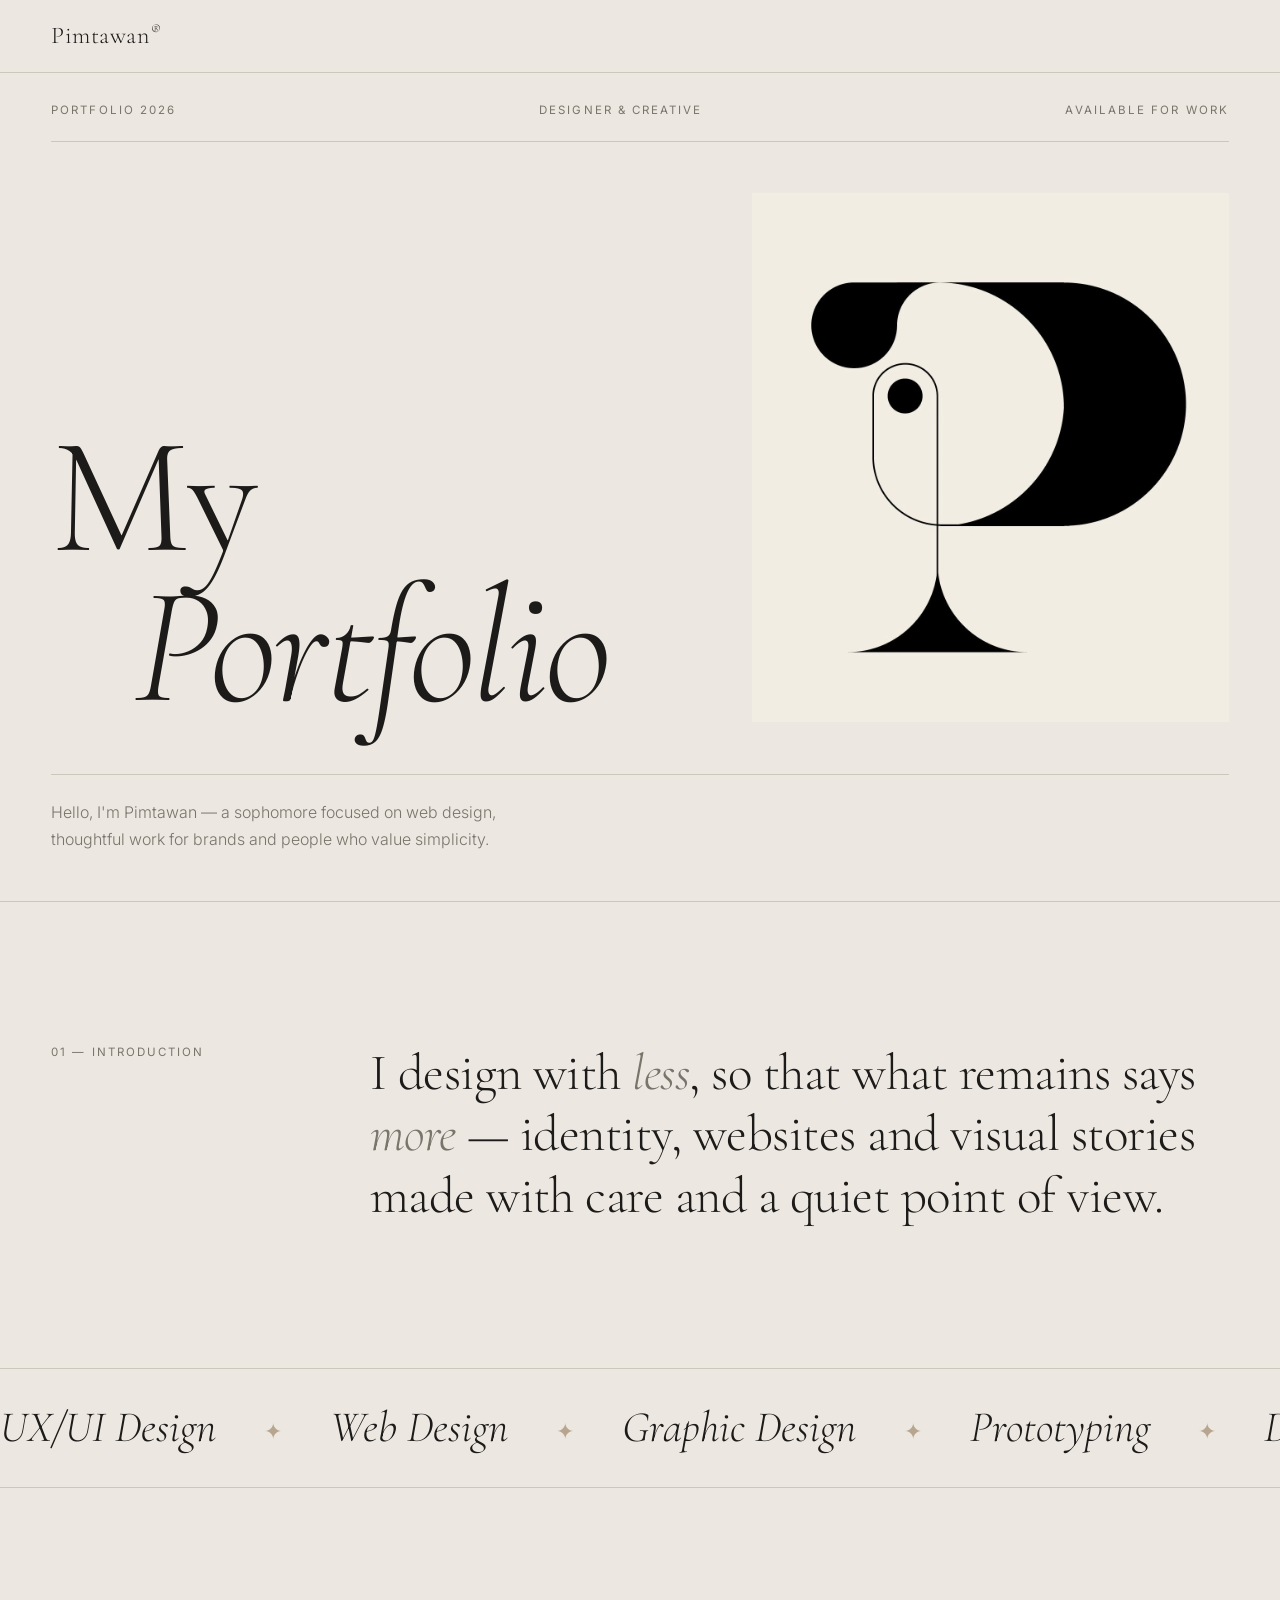
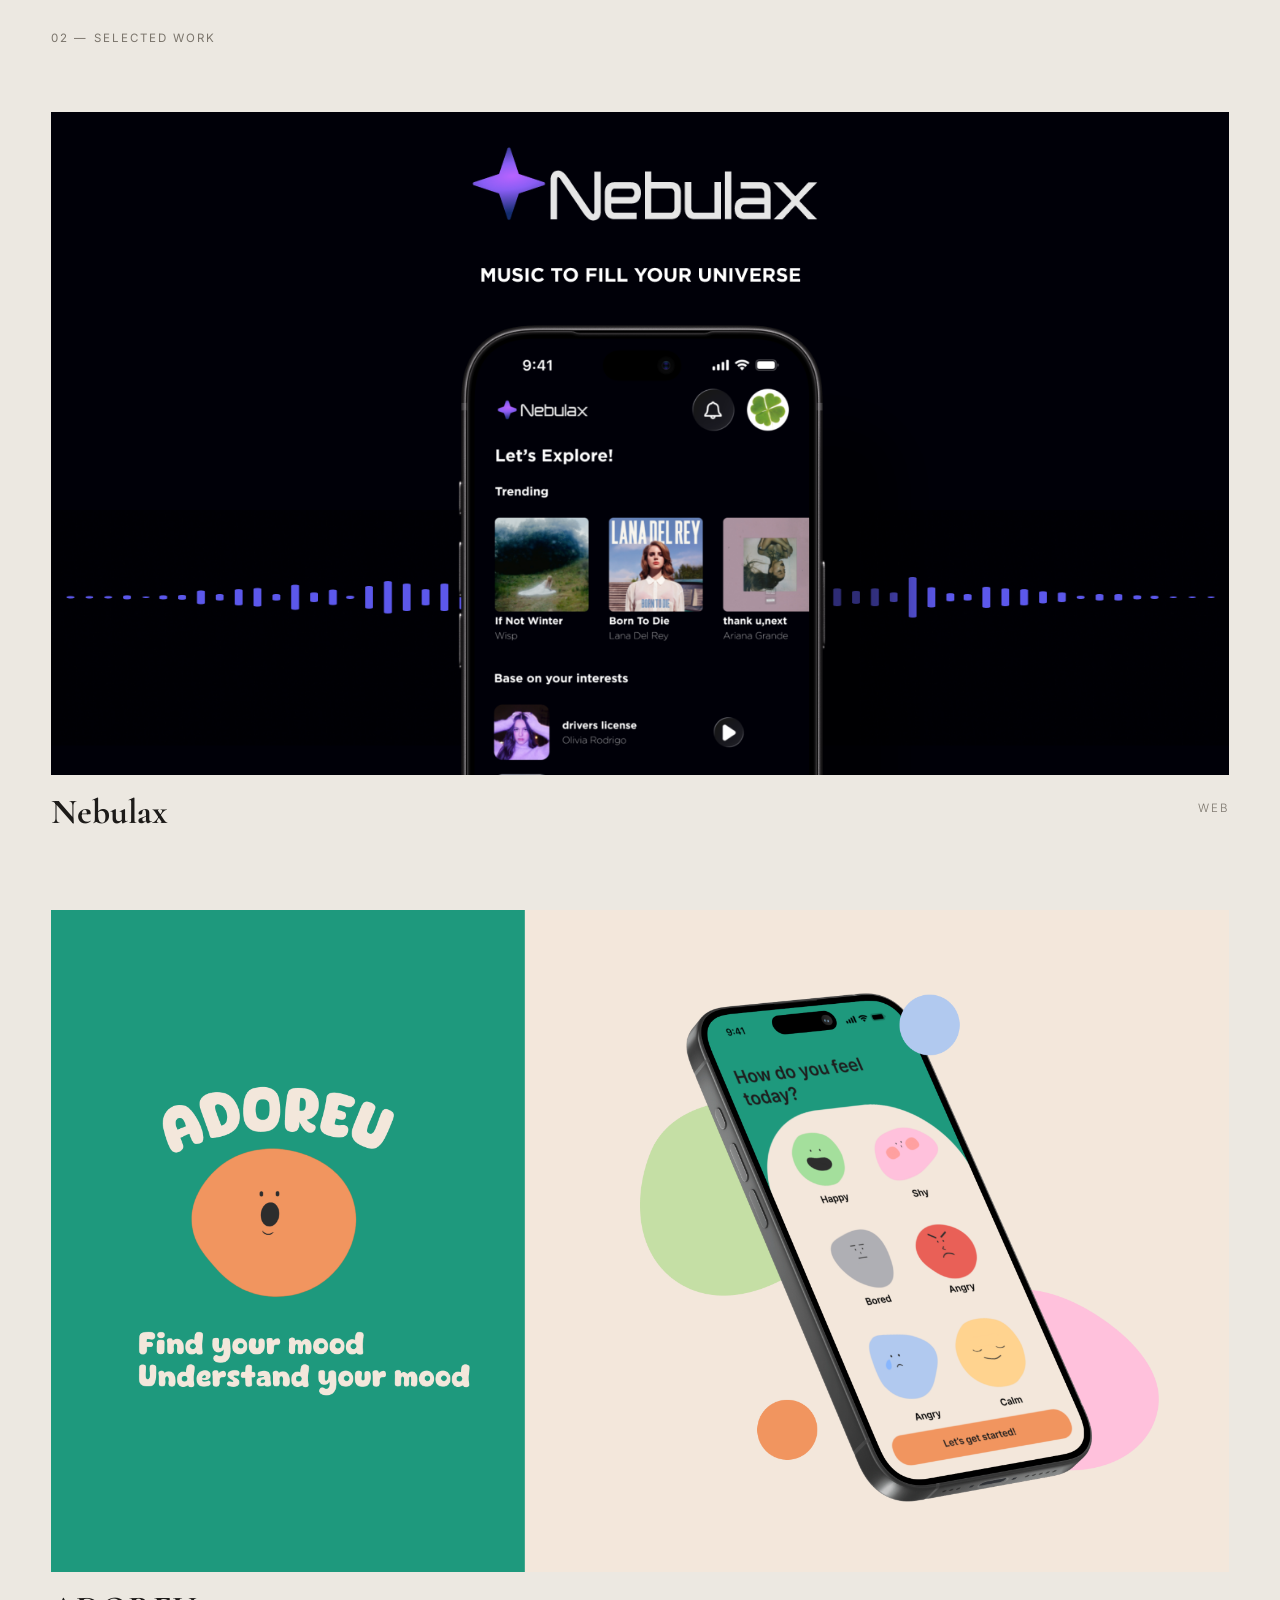
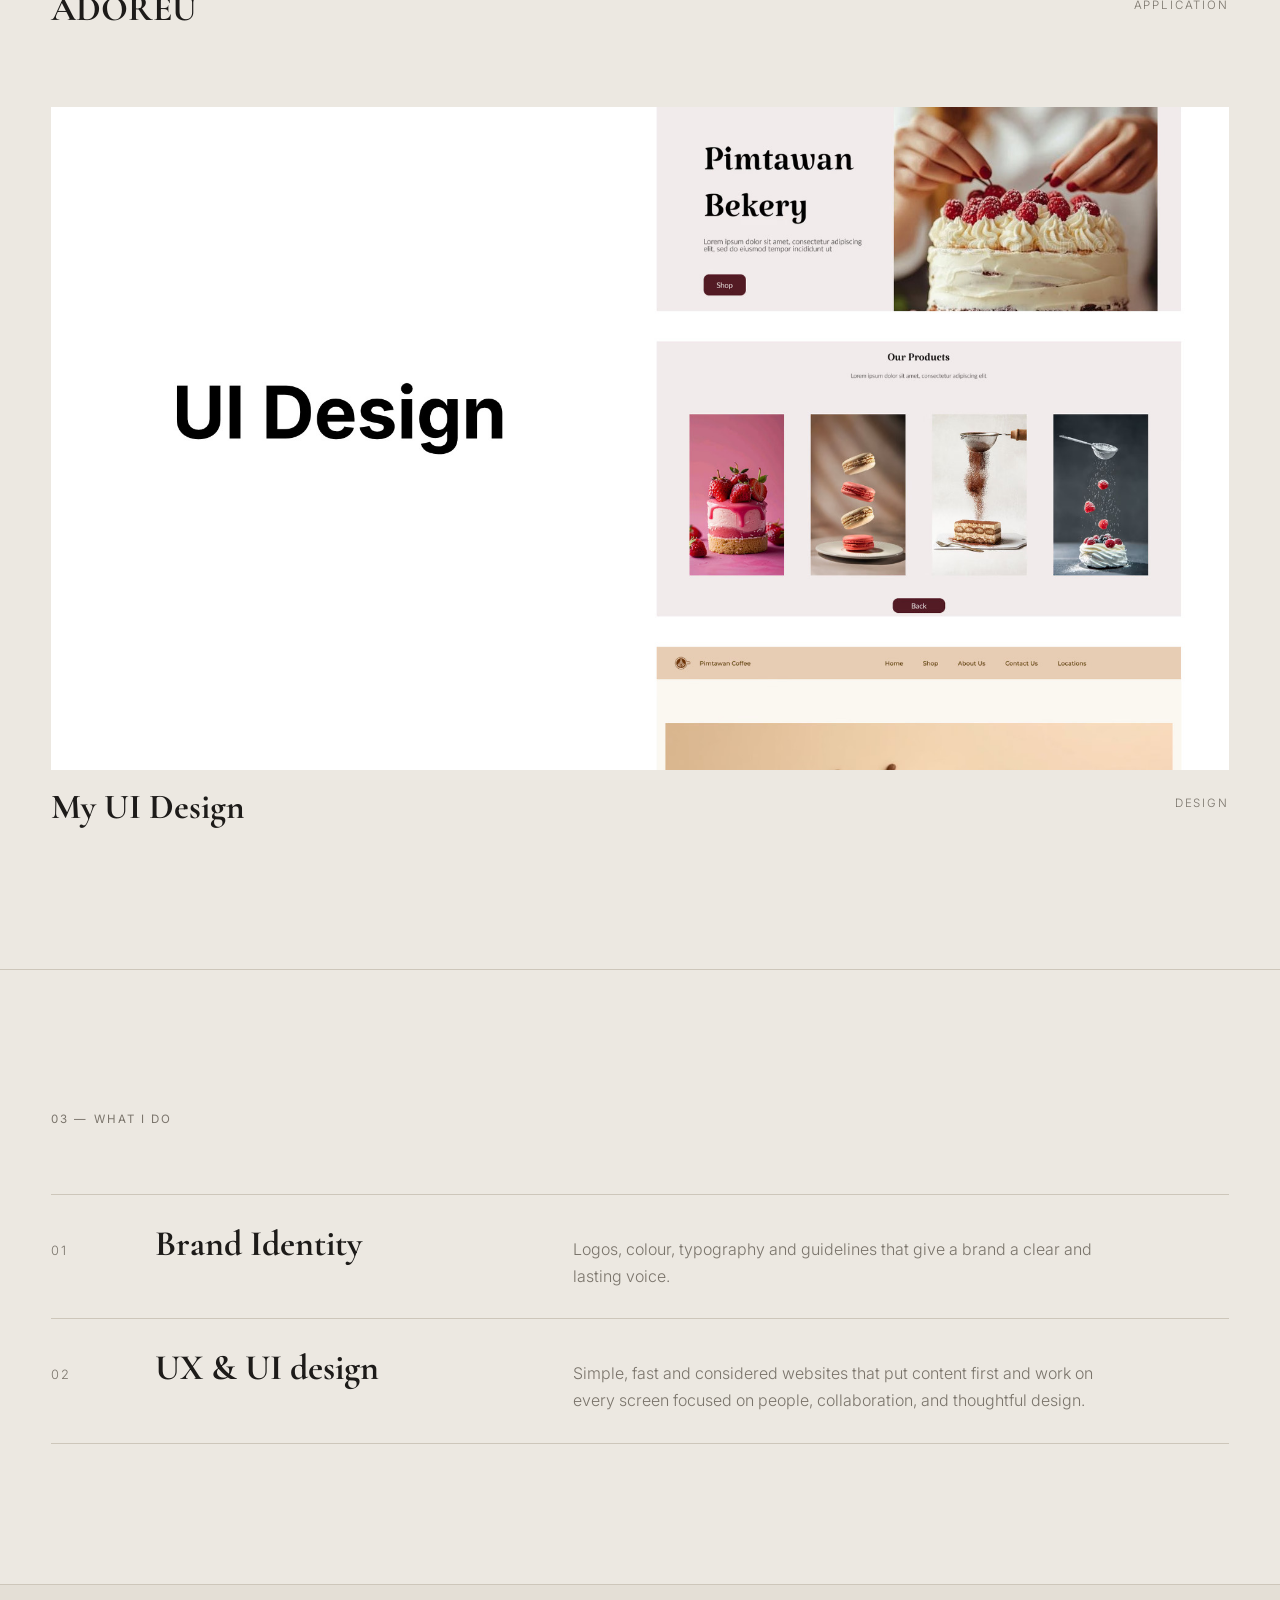
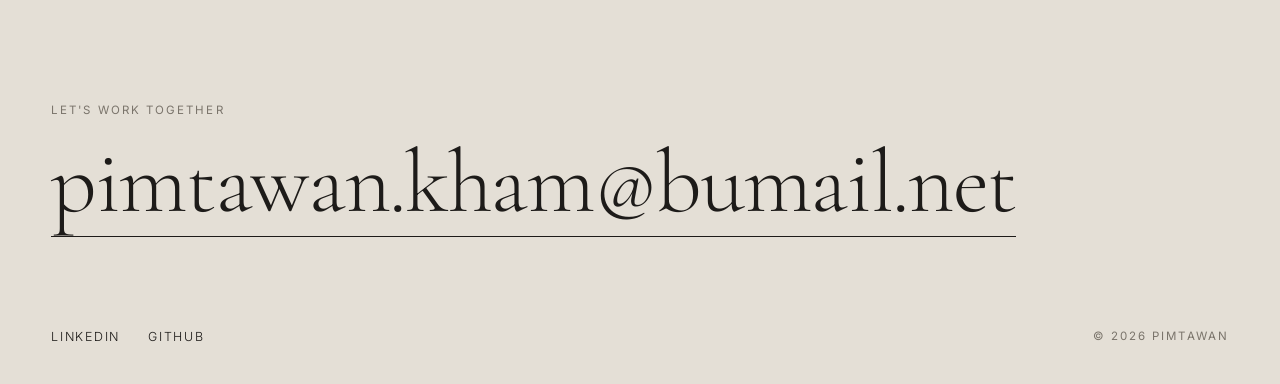
<file: index.html>
<!doctype html>
<html lang="en">
<head>
  <meta charset="utf-8">
  <meta name="viewport" content="width=device-width, initial-scale=1">
  <title>Pimtawan — Portfolio</title>
  <meta name="description" content="Portfolio of Pimtawan — designer and creative.">
  <link rel="preconnect" href="https://fonts.googleapis.com">
  <link rel="preconnect" href="https://fonts.gstatic.com" crossorigin>
  <link href="https://fonts.googleapis.com/css2?family=Cormorant+Garamond:ital,wght@0,300;0,400;0,500;1,300;1,400&family=Inter:wght@300;400;500&family=Noto+Sans+Thai:wght@300;400;500&family=Noto+Serif+Thai:wght@300;400&display=swap" rel="stylesheet">
  <link rel="stylesheet" href="style.css">
  <script>document.documentElement.classList.add("js")</script>
</head>
<body>

<header class="site-header">
  <div class="wrap">
    <span class="logo">Pimtawan<sup>®</sup></span>
  </div>
</header>

<main>
  <!-- HERO -->
  <section class="hero wrap">
    <div class="hero__meta label">
      <span>Portfolio <span data-year>2026</span></span>
      <span>Designer &amp; Creative</span>
      <span>Available for work</span>
    </div>

    <div class="hero__grid">
      <h1 class="hero__title serif">My<em>Portfolio</em></h1>
      <div class="hero__media ph ph--clay">
        <img src="./P.webp" alt="Pimtawan">
      </div>
    </div>

    <div class="hero__foot">
      <p>Hello, I'm Pimtawan — a sophomore focused on web design, thoughtful work for brands and people who value simplicity.</p>
    </div>
  </section>

  <!-- INTRO STATEMENT -->
  <section class="section section--line">
    <div class="wrap statement">
      <p class="label reveal">01 — Introduction</p>
      <div class="reveal">
        <p class="statement__text serif">
          I design with <em>less</em>, so that what remains
          says <em>more</em> — identity, websites and visual stories made with care and a quiet point of view.
        </p>
      </div>
    </div>
  </section>

  <!-- MARQUEE -->
  <div class="marquee" aria-hidden="true">
    <div class="marquee__track">
      <span>UX/UI Design</span><span>Web Design</span><span>Graphic Design</span></span><span>Prototyping</span></span><span>Design Systems</span>
      <span>UX/UI Design</span><span>Web Design</span><span>Graphic Design</span></span><span>Prototyping</span></span><span>Design Systems</span>
    </div>
  </div>

  <!-- SELECTED WORK -->
  <section class="section">
    <div class="wrap">
      <div class="section__head reveal">
        <p class="label">02 — Selected work</p>
      </div>

      <div class="cards">
        <div class="card reveal">
          <div class="ph r-169" data-label="Project 01">
            <img src="./Nebulax.png" alt="Nebulax">
          </div>
          <div class="card__meta">
            <h3 class="card__title">Nebulax</h3>
            <span class="card__cat">Web</span>
          </div>
        </div>
        <div class="card reveal">
          <div class="ph ph--sage r-169" data-label="Project 02">
            <img src="./ADOREU.png" alt="ADOREU">
          </div>
        
          <div class="card__meta">
            <h3 class="card__title">ADOREU</h3>
            <span class="card__cat">Application</span>
          </div>
        </div>
        <div class="card reveal">
          <div class="ph ph--clay r-169" data-label="Project 03">
            <img src="./UI.jpg" alt="UI Design">
          </div>
          <div class="card__meta">
            <h3 class="card__title">My UI Design</h3>
            <span class="card__cat">Design</span>
          </div>
        </div>
      </div>
    </div>
  </section>

  <!-- SERVICES -->
  <section class="section section--line">
    <div class="wrap">
      <div class="section__head reveal">
        <p class="label">03 — What I do</p>
      </div>
      <div class="rows reveal">
        <div class="row">
          <span class="row__num">01</span>
          <h3 class="row__title">Brand Identity</h3>
          <p class="row__desc">Logos, colour, typography and guidelines that give a brand a clear and lasting voice.</p>
        </div>
        <div class="row">
          <span class="row__num">02</span>
          <h3 class="row__title">UX &amp; UI design</h3>
          <p class="row__desc">Simple, fast and considered websites that put content first and work on every screen focused on people, collaboration, and thoughtful design.</p>
        </div>
      </div>
    </div>
  </section>
</main>

<footer class="footer">
  <div class="wrap">
    <p class="label">Let's work together</p>
    <a class="footer__mail serif" href="mailto:pimtawan.kham@bumail.net">pimtawan.kham@bumail.net</a>
    <div class="footer__row">
      <nav class="footer__links" aria-label="Social">
        <a href="https://www.linkedin.com/in/pimtawan-khampilu-7156a1393/" target="_blank" rel="noopener">LinkedIn</a>
        <a href="https://github.com/pimtawankham-coder" target="_blank" rel="noopener">GitHub</a>
      </nav>
      <p class="label">© <span data-year>2026</span> Pimtawan</p>
    </div>
  </div>
</footer>

<script src="script.js"></script>
</body>
</html>
</file>
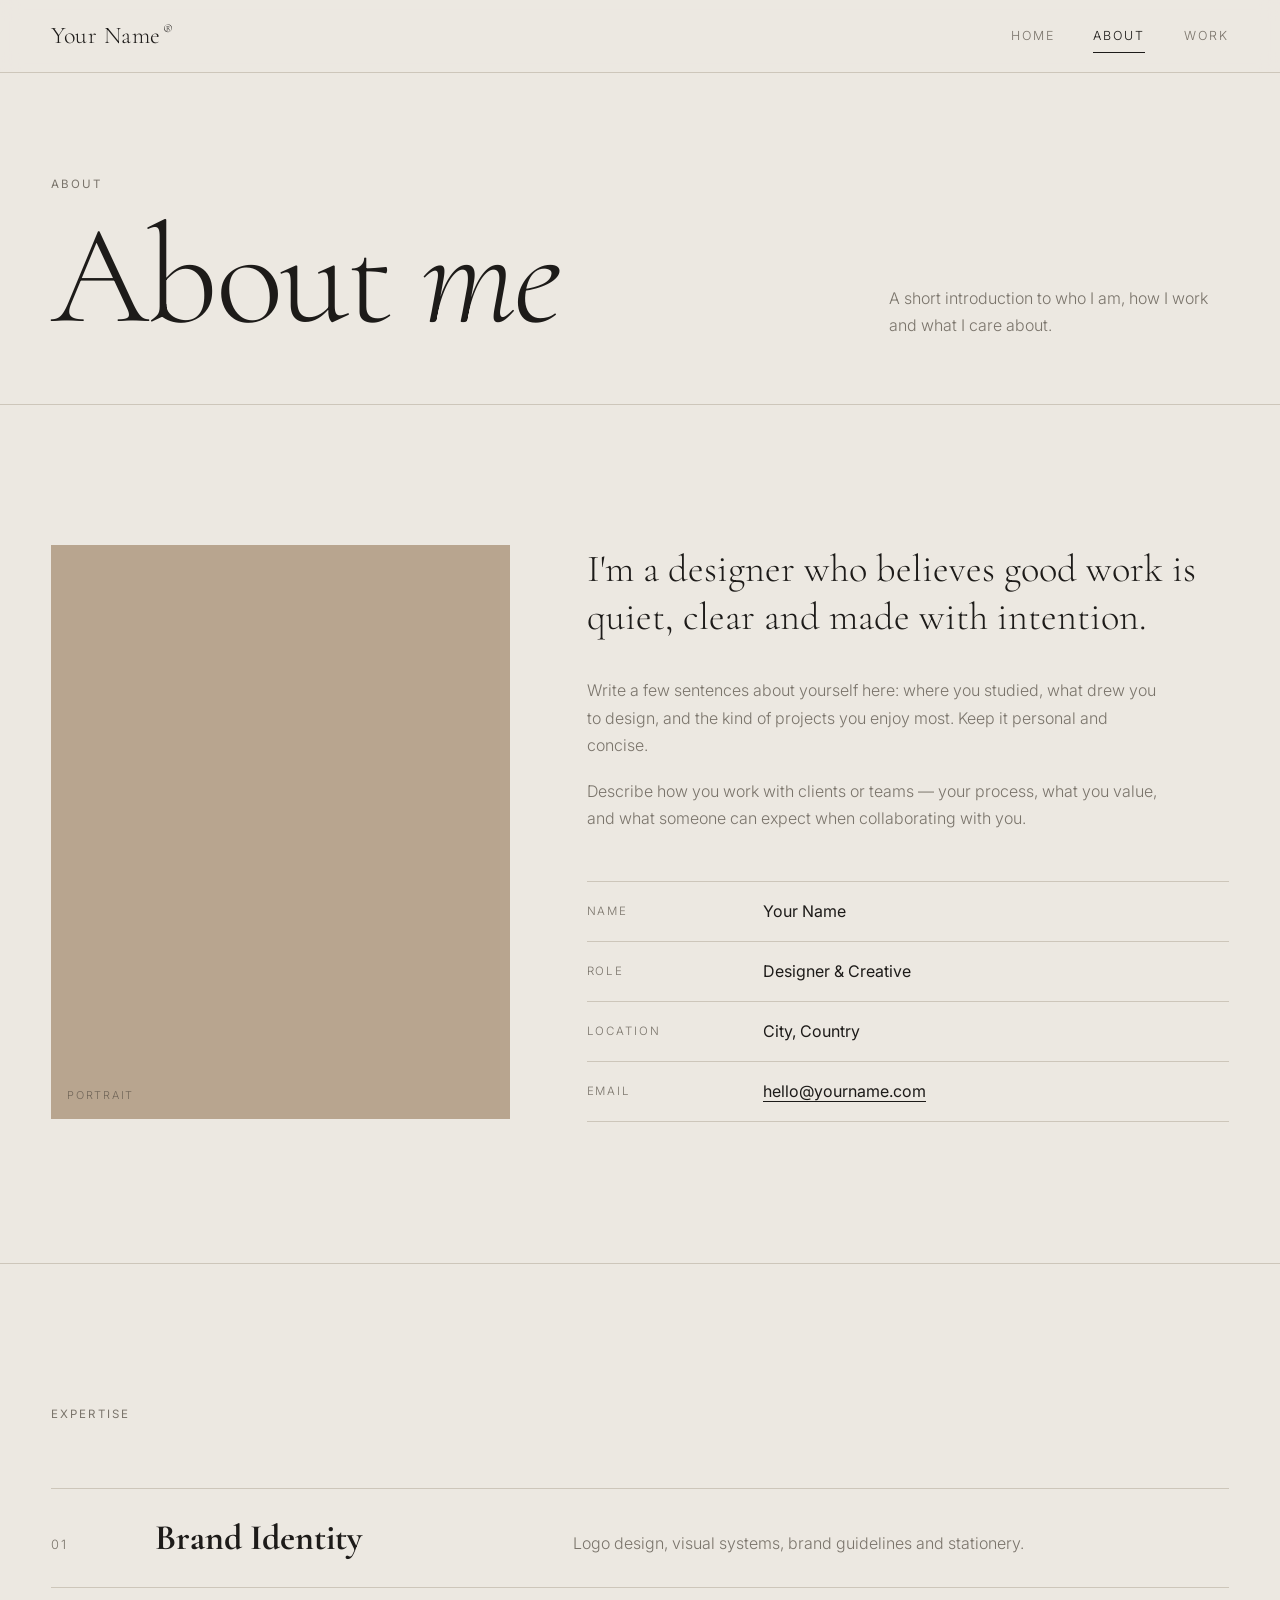
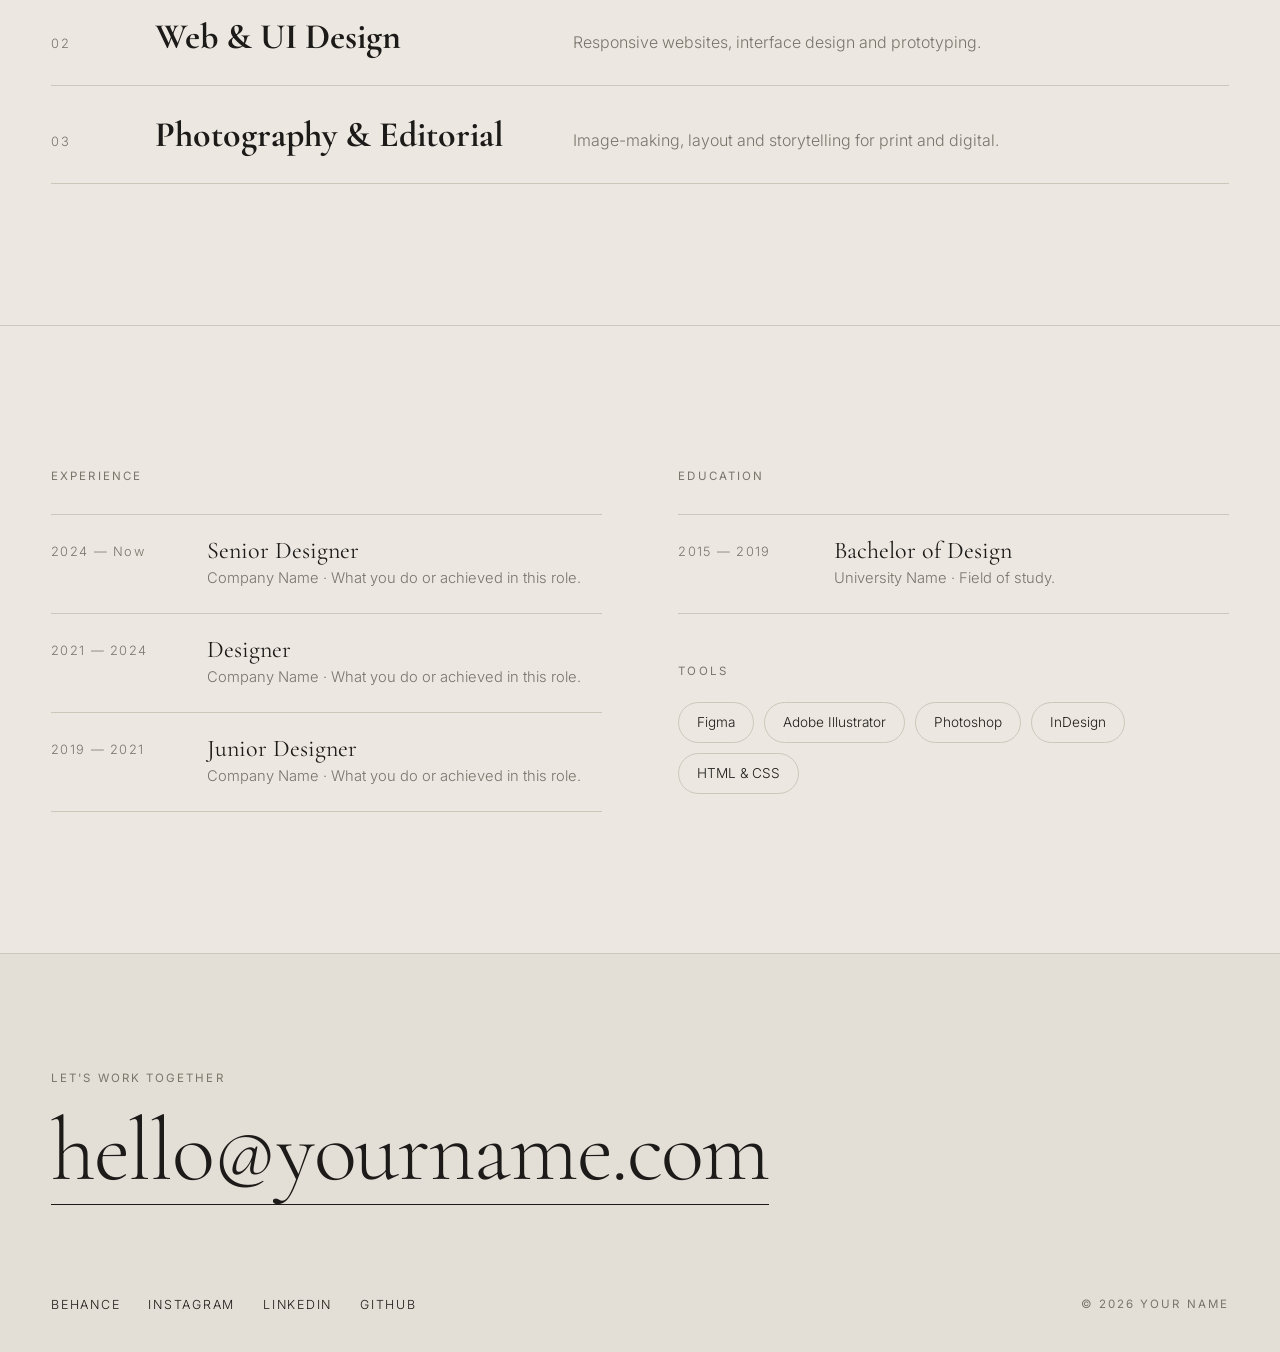
<file: about.html>
<!doctype html>
<html lang="en">
<head>
  <meta charset="utf-8">
  <meta name="viewport" content="width=device-width, initial-scale=1">
  <title>About — Your Name</title>
  <meta name="description" content="About Your Name — background, skills and experience.">
  <link rel="preconnect" href="https://fonts.googleapis.com">
  <link rel="preconnect" href="https://fonts.gstatic.com" crossorigin>
  <link href="https://fonts.googleapis.com/css2?family=Cormorant+Garamond:ital,wght@0,300;0,400;0,500;1,300;1,400&family=Inter:wght@300;400;500&family=Noto+Sans+Thai:wght@300;400;500&family=Noto+Serif+Thai:wght@300;400&display=swap" rel="stylesheet">
  <link rel="stylesheet" href="style.css">
  <script>document.documentElement.classList.add("js")</script>
</head>
<body>

<header class="site-header">
  <div class="wrap">
    <a class="logo" href="index.html">Your Name<sup>®</sup></a>
    <nav class="nav" aria-label="Main">
      <a href="index.html">Home</a>
      <a href="about.html" aria-current="page">About</a>
      <a href="mywork.html">Work</a>
    </nav>
  </div>
</header>

<main>
  <!-- PAGE HEAD -->
  <section class="page-head">
    <div class="wrap page-head__grid">
      <div>
        <p class="label">About</p>
        <h1 class="serif">About <em>me</em></h1>
      </div>
      <p>A short introduction to who I am, how I work and what I care about.</p>
    </div>
  </section>

  <!-- BIO -->
  <section class="section">
    <div class="wrap about">
      <div class="about__photo reveal">
        <!-- Replace with: <div class="ph ph--clay r-45"><img src="images/portrait.jpg" alt="Portrait of Your Name"></div> -->
        <div class="ph ph--clay r-45" data-label="Portrait"></div>
      </div>

      <div class="reveal">
        <p class="about__lead serif">
          I'm a designer who believes good work is quiet, clear and made with intention.
        </p>
        <div class="about__body">
          <p>Write a few sentences about yourself here: where you studied, what drew you to design, and the kind of projects you enjoy most. Keep it personal and concise.</p>
          <p>Describe how you work with clients or teams — your process, what you value, and what someone can expect when collaborating with you.</p>
        </div>

        <dl class="facts">
          <div><dt>Name</dt><dd>Your Name</dd></div>
          <div><dt>Role</dt><dd>Designer &amp; Creative</dd></div>
          <div><dt>Location</dt><dd>City, Country</dd></div>
          <div><dt>Email</dt><dd><a href="mailto:hello@yourname.com">hello@yourname.com</a></dd></div>
        </dl>
      </div>
    </div>
  </section>

  <!-- SKILLS -->
  <section class="section section--line">
    <div class="wrap">
      <div class="section__head reveal">
        <p class="label">Expertise</p>
      </div>
      <div class="rows reveal">
        <div class="row">
          <span class="row__num">01</span>
          <h3 class="row__title">Brand Identity</h3>
          <p class="row__desc">Logo design, visual systems, brand guidelines and stationery.</p>
        </div>
        <div class="row">
          <span class="row__num">02</span>
          <h3 class="row__title">Web &amp; UI Design</h3>
          <p class="row__desc">Responsive websites, interface design and prototyping.</p>
        </div>
        <div class="row">
          <span class="row__num">03</span>
          <h3 class="row__title">Photography &amp; Editorial</h3>
          <p class="row__desc">Image-making, layout and storytelling for print and digital.</p>
        </div>
      </div>
    </div>
  </section>

  <!-- EXPERIENCE + EDUCATION -->
  <section class="section section--line">
    <div class="wrap two-col">
      <div class="reveal">
        <p class="label" style="margin-bottom:28px">Experience</p>
        <ul class="timeline">
          <li>
            <span class="yr">2024 — Now</span>
            <div><h3>Senior Designer</h3><p>Company Name · What you do or achieved in this role.</p></div>
          </li>
          <li>
            <span class="yr">2021 — 2024</span>
            <div><h3>Designer</h3><p>Company Name · What you do or achieved in this role.</p></div>
          </li>
          <li>
            <span class="yr">2019 — 2021</span>
            <div><h3>Junior Designer</h3><p>Company Name · What you do or achieved in this role.</p></div>
          </li>
        </ul>
      </div>

      <div class="reveal">
        <p class="label" style="margin-bottom:28px">Education</p>
        <ul class="timeline">
          <li>
            <span class="yr">2015 — 2019</span>
            <div><h3>Bachelor of Design</h3><p>University Name · Field of study.</p></div>
          </li>
        </ul>

        <p class="label" style="margin:48px 0 20px">Tools</p>
        <ul class="tags">
          <li>Figma</li><li>Adobe Illustrator</li><li>Photoshop</li><li>InDesign</li><li>HTML &amp; CSS</li>
        </ul>
      </div>
    </div>
  </section>
</main>

<footer class="footer">
  <div class="wrap">
    <p class="label">Let's work together</p>
    <a class="footer__mail serif" href="mailto:hello@yourname.com">hello@yourname.com</a>
    <div class="footer__row">
      <nav class="footer__links" aria-label="Social">
        <a href="https://www.behance.net/" target="_blank" rel="noopener">Behance</a>
        <a href="https://www.instagram.com/" target="_blank" rel="noopener">Instagram</a>
        <a href="https://www.linkedin.com/" target="_blank" rel="noopener">LinkedIn</a>
        <a href="https://github.com/" target="_blank" rel="noopener">GitHub</a>
      </nav>
      <p class="label">© <span data-year>2026</span> Your Name</p>
    </div>
  </div>
</footer>

<script src="script.js"></script>
</body>
</html>
</file>
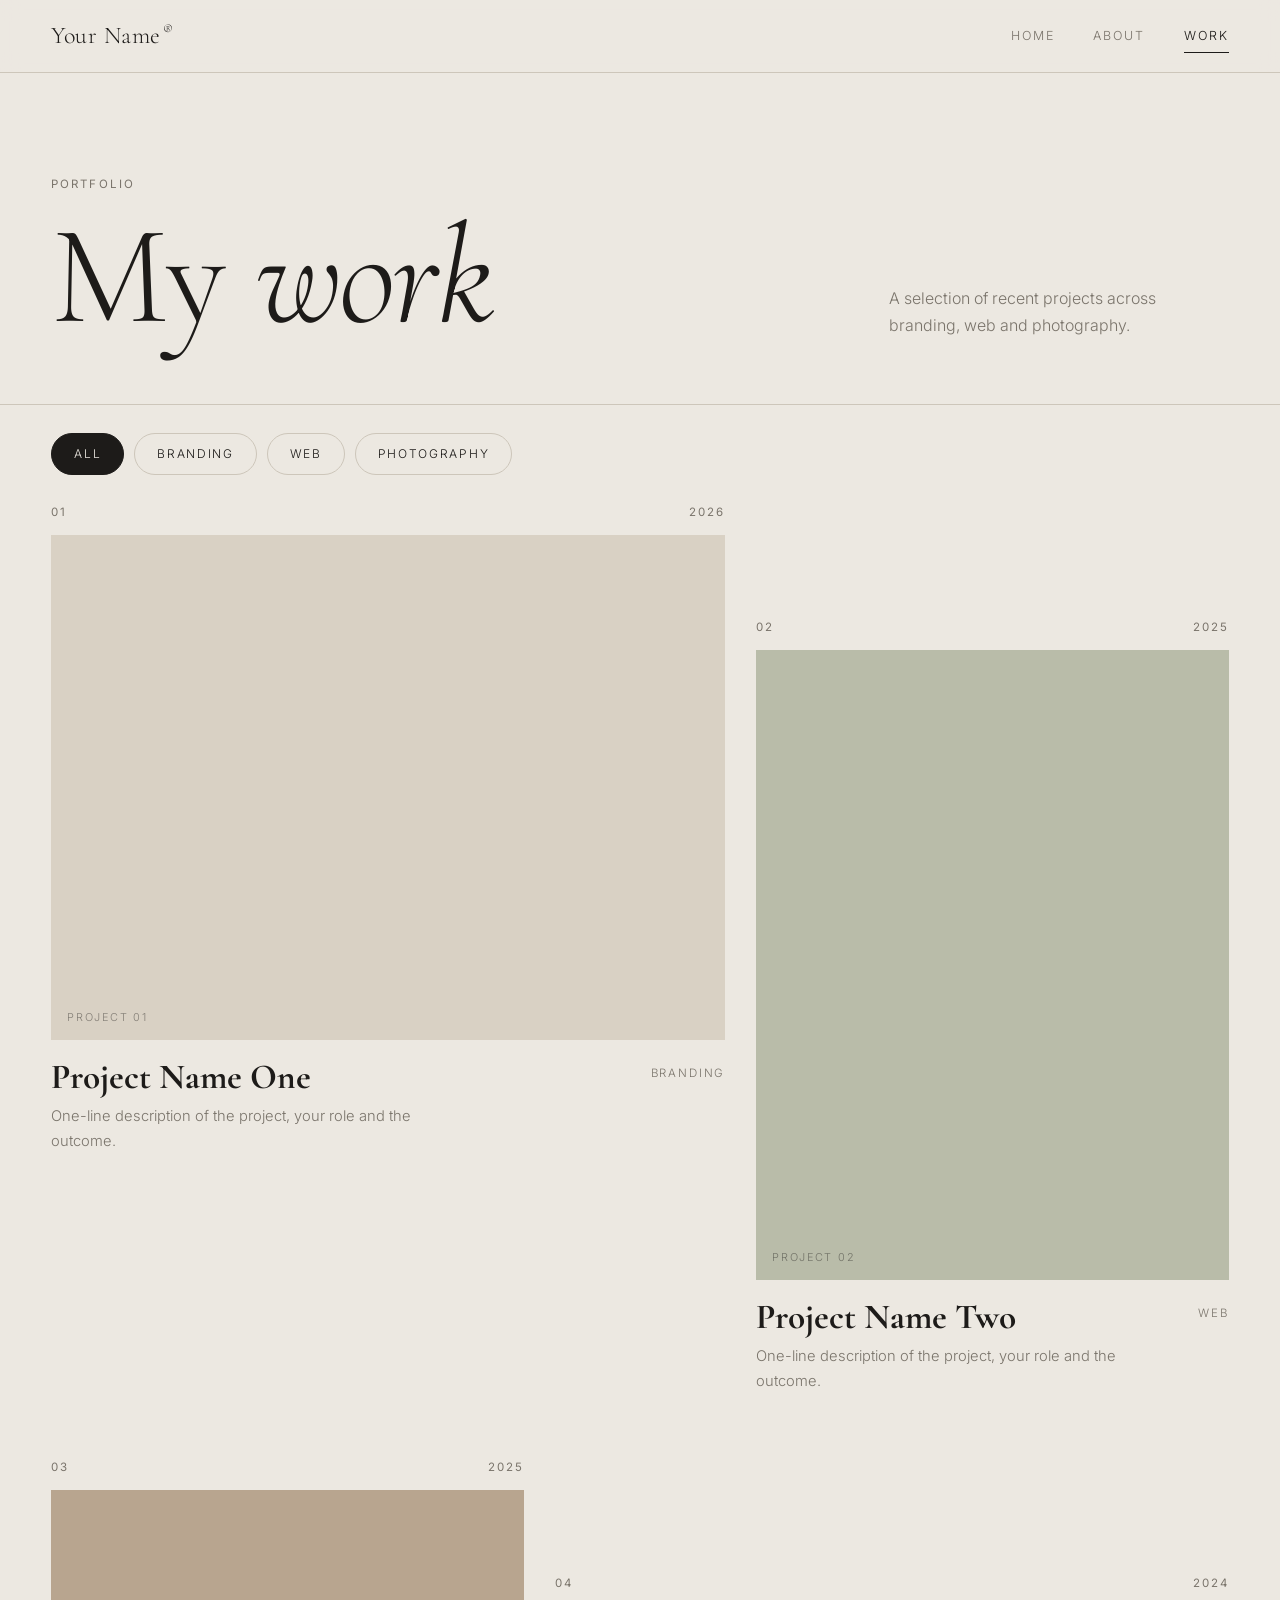
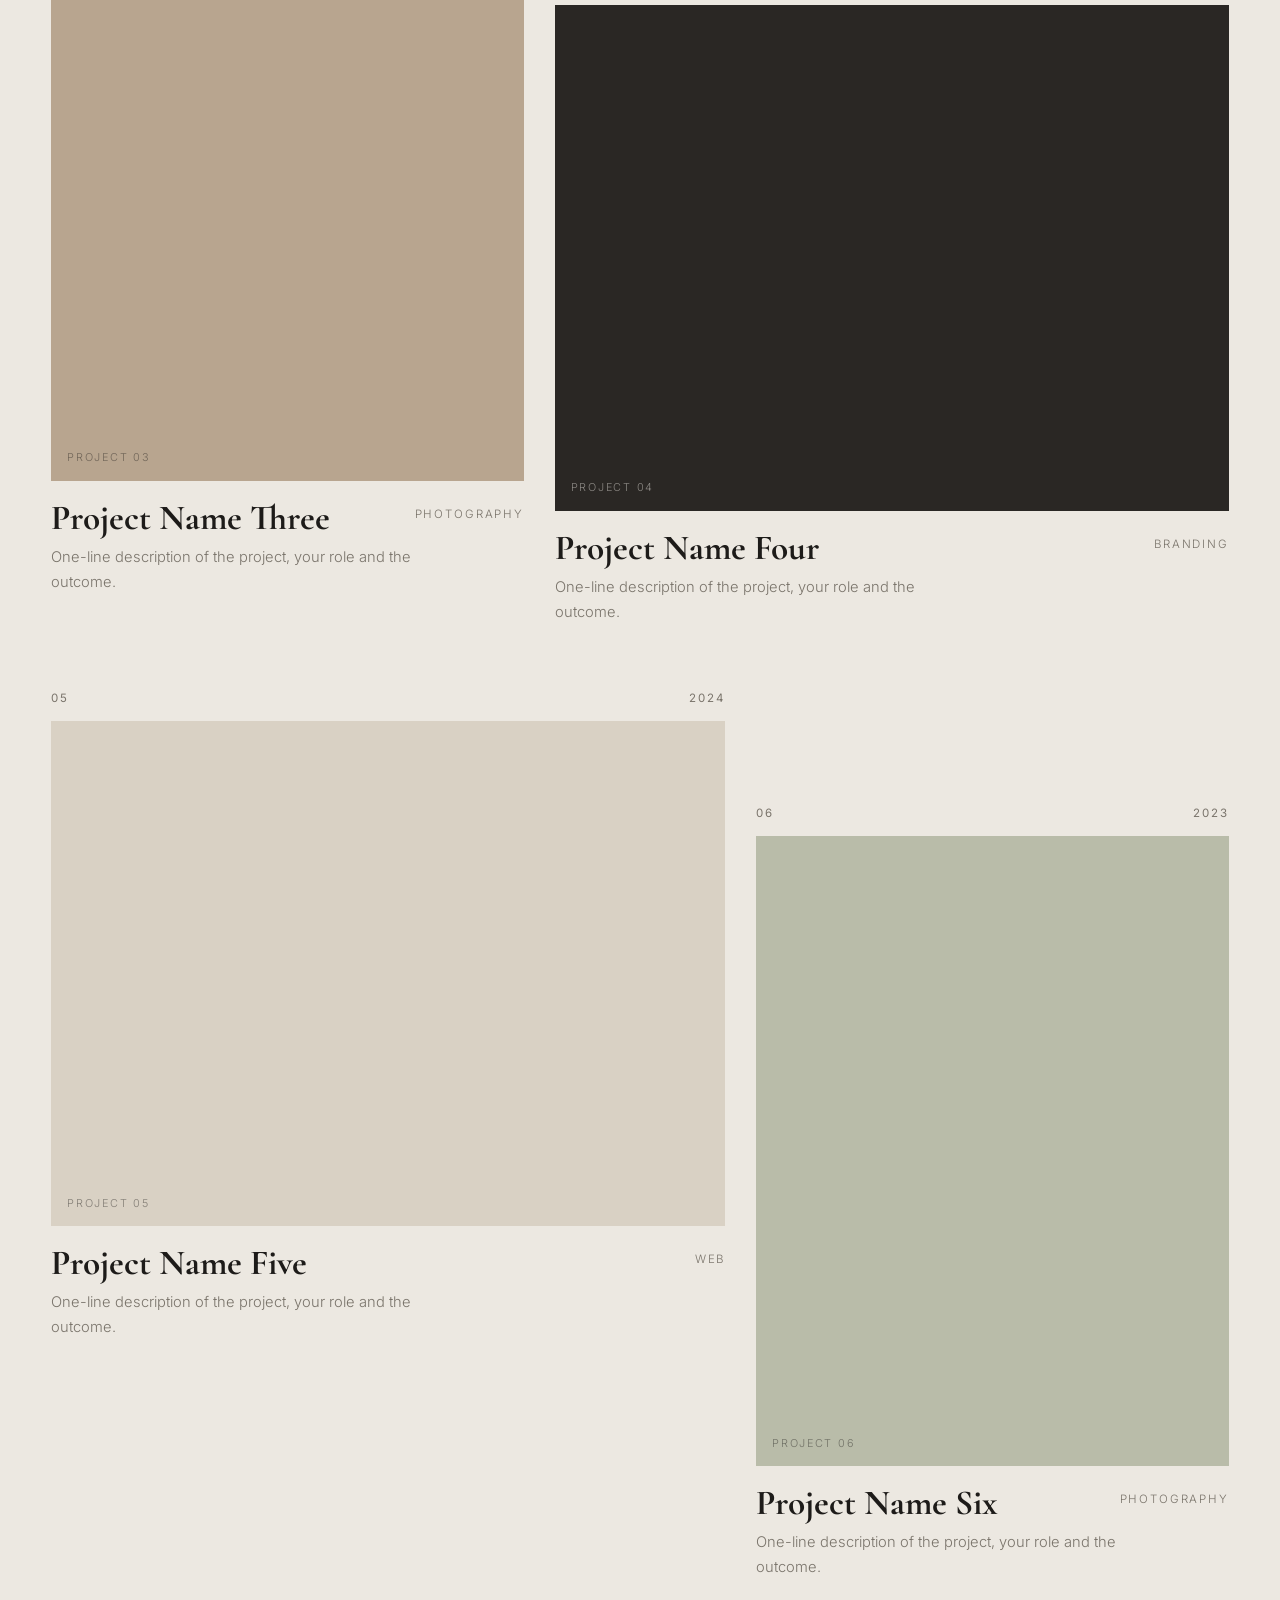
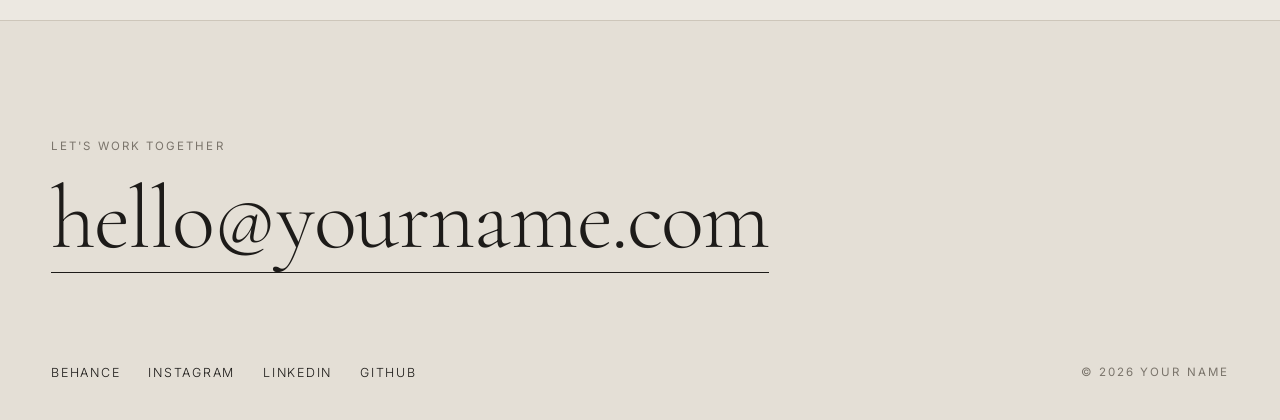
<file: mywork.html>
<!doctype html>
<html lang="en">
<head>
  <meta charset="utf-8">
  <meta name="viewport" content="width=device-width, initial-scale=1">
  <title>My Work — Your Name</title>
  <meta name="description" content="Selected projects by Your Name.">
  <link rel="preconnect" href="https://fonts.googleapis.com">
  <link rel="preconnect" href="https://fonts.gstatic.com" crossorigin>
  <link href="https://fonts.googleapis.com/css2?family=Cormorant+Garamond:ital,wght@0,300;0,400;0,500;1,300;1,400&family=Inter:wght@300;400;500&family=Noto+Sans+Thai:wght@300;400;500&family=Noto+Serif+Thai:wght@300;400&display=swap" rel="stylesheet">
  <link rel="stylesheet" href="style.css">
  <script>document.documentElement.classList.add("js")</script>
</head>
<body>

<header class="site-header">
  <div class="wrap">
    <a class="logo" href="index.html">Your Name<sup>®</sup></a>
    <nav class="nav" aria-label="Main">
      <a href="index.html">Home</a>
      <a href="about.html">About</a>
      <a href="mywork.html" aria-current="page">Work</a>
    </nav>
  </div>
</header>

<main>
  <!-- PAGE HEAD -->
  <section class="page-head">
    <div class="wrap page-head__grid">
      <div>
        <p class="label">Portfolio</p>
        <h1 class="serif">My <em>work</em></h1>
      </div>
      <p>A selection of recent projects across branding, web and photography.</p>
    </div>
  </section>

  <section class="wrap">
    <!-- FILTERS -->
    <div class="filters" role="group" aria-label="Filter projects">
      <button class="chip is-active" data-filter="all">All</button>
      <button class="chip" data-filter="branding">Branding</button>
      <button class="chip" data-filter="web">Web</button>
      <button class="chip" data-filter="photography">Photography</button>
    </div>

    <!-- PROJECTS
         To use your own image, replace the placeholder div with e.g.
         <div class="ph r-43"><img src="images/project-01.jpg" alt="Project name"></div>
         To link to a case study, change href="#" to your page / Behance link. -->
    <div class="work-grid">
      <a class="work reveal" data-cat="branding" href="#">
        <div class="work__top label"><span>01</span><span>2026</span></div>
        <div class="ph r-43" data-label="Project 01"></div>
        <div class="card__meta">
          <h3 class="card__title">Project Name One</h3>
          <span class="card__cat">Branding</span>
        </div>
        <p class="work__desc">One-line description of the project, your role and the outcome.</p>
      </a>

      <a class="work reveal" data-cat="web" href="#">
        <div class="work__top label"><span>02</span><span>2025</span></div>
        <div class="ph ph--sage r-34" data-label="Project 02"></div>
        <div class="card__meta">
          <h3 class="card__title">Project Name Two</h3>
          <span class="card__cat">Web</span>
        </div>
        <p class="work__desc">One-line description of the project, your role and the outcome.</p>
      </a>

      <a class="work reveal" data-cat="photography" href="#">
        <div class="work__top label"><span>03</span><span>2025</span></div>
        <div class="ph ph--clay r-45" data-label="Project 03"></div>
        <div class="card__meta">
          <h3 class="card__title">Project Name Three</h3>
          <span class="card__cat">Photography</span>
        </div>
        <p class="work__desc">One-line description of the project, your role and the outcome.</p>
      </a>

      <a class="work reveal" data-cat="branding" href="#">
        <div class="work__top label"><span>04</span><span>2024</span></div>
        <div class="ph ph--dark r-43" data-label="Project 04"></div>
        <div class="card__meta">
          <h3 class="card__title">Project Name Four</h3>
          <span class="card__cat">Branding</span>
        </div>
        <p class="work__desc">One-line description of the project, your role and the outcome.</p>
      </a>

      <a class="work reveal" data-cat="web" href="#">
        <div class="work__top label"><span>05</span><span>2024</span></div>
        <div class="ph r-43" data-label="Project 05"></div>
        <div class="card__meta">
          <h3 class="card__title">Project Name Five</h3>
          <span class="card__cat">Web</span>
        </div>
        <p class="work__desc">One-line description of the project, your role and the outcome.</p>
      </a>

      <a class="work reveal" data-cat="photography" href="#">
        <div class="work__top label"><span>06</span><span>2023</span></div>
        <div class="ph ph--sage r-34" data-label="Project 06"></div>
        <div class="card__meta">
          <h3 class="card__title">Project Name Six</h3>
          <span class="card__cat">Photography</span>
        </div>
        <p class="work__desc">One-line description of the project, your role and the outcome.</p>
      </a>
    </div>
  </section>
</main>

<footer class="footer">
  <div class="wrap">
    <p class="label">Let's work together</p>
    <a class="footer__mail serif" href="mailto:hello@yourname.com">hello@yourname.com</a>
    <div class="footer__row">
      <nav class="footer__links" aria-label="Social">
        <a href="https://www.behance.net/" target="_blank" rel="noopener">Behance</a>
        <a href="https://www.instagram.com/" target="_blank" rel="noopener">Instagram</a>
        <a href="https://www.linkedin.com/" target="_blank" rel="noopener">LinkedIn</a>
        <a href="https://github.com/" target="_blank" rel="noopener">GitHub</a>
      </nav>
      <p class="label">© <span data-year>2026</span> Your Name</p>
    </div>
  </div>
</footer>

<script src="script.js"></script>
</body>
</html>
</file>
<file: style.css>
/* ==========================================================
   Minimal Portfolio — shared styles
   Edit the colours / fonts in :root to re-theme the whole site
   ========================================================== */
:root {
  --bg: #ece8e1;
  --bg-soft: #e4dfd6;
  --ink: #1d1b19;
  --muted: #7a746b;
  --line: #cdc6ba;
  --card: #d9d1c4;
  --clay: #b8a58f;
  --sage: #b9bca9;
  --dark: #2a2724;

  --serif: "Cormorant Garamond", "Noto Serif Thai", Georgia, serif;
  --sans: "Inter", "Noto Sans Thai", system-ui, -apple-system, sans-serif;

  --gutter: clamp(20px, 4vw, 56px);
  --max: 1360px;
}

*, *::before, *::after { box-sizing: border-box; margin: 0; padding: 0; }
html { scroll-behavior: smooth; }
body {
  background: var(--bg);
  color: var(--ink);
  font-family: var(--sans);
  font-weight: 300;
  font-size: 1rem;
  line-height: 1.7;
  -webkit-font-smoothing: antialiased;
}
a { color: inherit; text-decoration: none; }
img { max-width: 100%; display: block; }
ul { list-style: none; }

.wrap { max-width: var(--max); margin: 0 auto; padding: 0 var(--gutter); }
.serif { font-family: var(--serif); font-weight: 300; }
.serif em, em.serif { font-style: italic; }

.label {
  font-size: 0.72rem;
  letter-spacing: 0.18em;
  text-transform: uppercase;
  color: var(--muted);
  font-weight: 400;
}

/* ---------- Header ---------- */
.site-header {
  position: sticky; top: 0; z-index: 50;
  background: color-mix(in srgb, var(--bg) 88%, transparent);
  backdrop-filter: blur(10px);
  -webkit-backdrop-filter: blur(10px);
  border-bottom: 1px solid var(--line);
}
.site-header .wrap {
  display: flex; align-items: center; justify-content: space-between;
  height: 72px;
}
.logo { font-family: var(--serif); font-size: 1.5rem; letter-spacing: 0.02em; }
.logo sup { font-size: 0.55em; margin-left: 2px; }
.nav { display: flex; gap: clamp(18px, 3vw, 40px); }
.nav a {
  font-size: 0.78rem; letter-spacing: 0.16em; text-transform: uppercase;
  position: relative; padding: 6px 0; color: var(--muted);
  transition: color .25s;
}
.nav a::after {
  content: ""; position: absolute; left: 0; bottom: 0; height: 1px; width: 100%;
  background: var(--ink); transform: scaleX(0); transform-origin: left;
  transition: transform .35s ease;
}
.nav a:hover, .nav a[aria-current="page"] { color: var(--ink); }
.nav a:hover::after, .nav a[aria-current="page"]::after { transform: scaleX(1); }

/* ---------- Image placeholders ---------- */
.ph { position: relative; overflow: hidden; background: var(--card); }
.ph::after {
  content: attr(data-label);
  position: absolute; left: 16px; bottom: 14px;
  font-size: 0.68rem; letter-spacing: 0.16em; text-transform: uppercase;
  color: rgba(29, 27, 25, 0.45);
}
.ph img { position: absolute; inset: 0; width: 100%; height: 100%; object-fit: cover; }
.ph:has(img)::after { display: none; }
.ph--clay { background: var(--clay); }
.ph--sage { background: var(--sage); }
.ph--dark { background: var(--dark); }
.ph--dark::after { color: rgba(236, 232, 225, 0.5); }
.r-11 { aspect-ratio: 1 / 1; }
.r-43 { aspect-ratio: 4 / 3; }
.r-34 { aspect-ratio: 3 / 4; }
.r-45 { aspect-ratio: 4 / 5; }
.r-169 { aspect-ratio: 16 / 9; }

/* ---------- Buttons / links ---------- */
.btn {
  display: inline-flex; align-items: center; gap: 12px;
  padding: 14px 28px; border: 1px solid var(--ink); border-radius: 999px;
  font-size: 0.78rem; letter-spacing: 0.14em; text-transform: uppercase;
  transition: background .3s, color .3s;
}
.btn:hover { background: var(--ink); color: var(--bg); }
.link-arrow {
  font-size: 0.78rem; letter-spacing: 0.14em; text-transform: uppercase;
  border-bottom: 1px solid var(--ink); padding-bottom: 3px;
}

/* ---------- Section scaffolding ---------- */
.section { padding: clamp(72px, 11vw, 150px) 0; }
.section--line { border-top: 1px solid var(--line); }
.section__head {
  display: flex; justify-content: space-between; align-items: baseline;
  gap: 24px; margin-bottom: clamp(32px, 5vw, 64px);
}

/* ---------- Home: hero ---------- */
.hero { padding-top: 28px; padding-bottom: 48px; min-height: calc(100vh - 72px); display: flex; flex-direction: column; }
.hero__meta {
  display: flex; justify-content: space-between; gap: 16px; flex-wrap: wrap;
  padding-bottom: 20px; border-bottom: 1px solid var(--line);
}
.hero__grid {
  flex: 1; display: grid; grid-template-columns: repeat(12, 1fr);
  column-gap: 24px; align-items: stretch; padding: clamp(28px, 4vw, 56px) 0;
}
.hero__title {
  grid-column: 1 / 9; grid-row: 1; align-self: end; z-index: 2;
  font-size: clamp(4rem, 13vw, 12rem); line-height: 0.9; letter-spacing: -0.02em;
}
.hero__title em { display: block; padding-left: 0.5em; }
.hero__media { grid-column: 8 / 13; grid-row: 1; min-height: 360px; }
.hero__foot {
  display: flex; justify-content: space-between; align-items: flex-end; gap: 32px; flex-wrap: wrap;
  padding-top: 24px; border-top: 1px solid var(--line);
}
.hero__foot p { max-width: 46ch; color: var(--muted); }

/* ---------- Home: statement ---------- */
.statement { display: grid; grid-template-columns: 1fr 3fr; gap: 32px; }
.statement__text { font-size: clamp(1.8rem, 4vw, 3.4rem); line-height: 1.2; letter-spacing: -0.01em; }
.statement__text em { color: var(--muted); }
.statement .link-arrow { display: inline-block; margin-top: 36px; }

/* ---------- Marquee ---------- */
.marquee {
  overflow: hidden; white-space: nowrap;
  border-top: 1px solid var(--line); border-bottom: 1px solid var(--line);
  padding: 22px 0;
}
.marquee__track { display: inline-block; animation: slide 32s linear infinite; }
.marquee span { font-family: var(--serif); font-style: italic; font-size: clamp(1.6rem, 3.4vw, 2.8rem); padding-right: 48px; }
.marquee span::after { content: "✦"; font-style: normal; font-size: .5em; margin-left: 48px; vertical-align: middle; color: var(--clay); }
@keyframes slide { to { transform: translateX(-50%); } }

/* ---------- Featured cards ---------- */
.cards { display: grid; grid-template-columns: repeat(3, 1fr); gap: clamp(16px, 2.4vw, 32px); }
.card { display: block; }
.card .ph { transition: transform .6s ease; }
.card:hover .ph { transform: scale(0.985); }
.card__meta { display: flex; justify-content: space-between; gap: 16px; padding-top: 16px; }
.card__title { font-family: var(--serif); font-size: 1.6rem; line-height: 1.2; }
.card__cat { font-size: .72rem; letter-spacing: .16em; text-transform: uppercase; color: var(--muted); padding-top: 8px; }

/* ---------- Numbered rows (services / skills) ---------- */
.rows { border-top: 1px solid var(--line); }
.row {
  display: grid; grid-template-columns: 80px 1.2fr 2fr; gap: 24px; align-items: baseline;
  padding: 28px 0; border-bottom: 1px solid var(--line);
}
.row__num { font-size: .8rem; letter-spacing: .14em; color: var(--muted); }
.row__title { font-family: var(--serif); font-size: clamp(1.6rem, 2.8vw, 2.4rem); line-height: 1.15; }
.row__desc { color: var(--muted); max-width: 52ch; }

/* ---------- Page head (about / work) ---------- */
.page-head { padding: clamp(56px, 8vw, 110px) 0 clamp(32px, 5vw, 64px); border-bottom: 1px solid var(--line); }
.page-head__grid { display: grid; grid-template-columns: 1fr auto; align-items: end; gap: 32px; }
.page-head h1 { font-size: clamp(3.6rem, 11vw, 10rem); line-height: .9; letter-spacing: -0.02em; margin-top: 18px; }
.page-head p { max-width: 34ch; color: var(--muted); }

/* ---------- About ---------- */
.about { display: grid; grid-template-columns: 5fr 7fr; gap: clamp(32px, 6vw, 96px); align-items: start; }
.about__photo { position: sticky; top: 104px; }
.about__lead { font-size: clamp(1.7rem, 3vw, 2.6rem); line-height: 1.25; margin-bottom: 36px; }
.about__body p { color: var(--muted); margin-bottom: 1.2em; max-width: 58ch; }
.facts { margin-top: 48px; border-top: 1px solid var(--line); }
.facts div { display: grid; grid-template-columns: 160px 1fr; gap: 16px; padding: 16px 0; border-bottom: 1px solid var(--line); }
.facts dt { font-size: .72rem; letter-spacing: .16em; text-transform: uppercase; color: var(--muted); padding-top: 4px; }
.facts dd { font-weight: 400; }
.facts a { border-bottom: 1px solid var(--ink); }

.two-col { display: grid; grid-template-columns: 1fr 1fr; gap: clamp(32px, 6vw, 96px); }
.timeline li {
  display: grid; grid-template-columns: 140px 1fr; gap: 16px;
  padding: 22px 0; border-bottom: 1px solid var(--line);
}
.timeline li:first-child { border-top: 1px solid var(--line); }
.timeline .yr { font-size: .8rem; letter-spacing: .1em; color: var(--muted); padding-top: 4px; }
.timeline h3 { font-family: var(--serif); font-weight: 400; font-size: 1.5rem; line-height: 1.2; }
.timeline p { color: var(--muted); font-size: .92rem; }

.tags { display: flex; flex-wrap: wrap; gap: 10px; margin-top: 8px; }
.tags li { padding: 8px 18px; border: 1px solid var(--line); border-radius: 999px; font-size: .85rem; }

/* ---------- My work ---------- */
.filters { display: flex; flex-wrap: wrap; gap: 10px; padding: 28px 0; }
.chip {
  font: inherit; font-size: .75rem; letter-spacing: .14em; text-transform: uppercase;
  padding: 10px 22px; border-radius: 999px; border: 1px solid var(--line);
  background: transparent; color: var(--ink); cursor: pointer;
  transition: background .25s, color .25s, border-color .25s;
}
.chip:hover { border-color: var(--ink); }
.chip.is-active { background: var(--ink); color: var(--bg); border-color: var(--ink); }

.work-grid { display: grid; grid-template-columns: repeat(12, 1fr); gap: clamp(36px, 5vw, 72px) clamp(16px, 2.4vw, 32px); padding-bottom: 40px; }
.work { grid-column: span 6; }
.work:nth-child(4n+1) { grid-column: span 7; }
.work:nth-child(4n+2) { grid-column: span 5; margin-top: clamp(0px, 9vw, 130px); }
.work:nth-child(4n+3) { grid-column: span 5; }
.work:nth-child(4n+4) { grid-column: span 7; margin-top: clamp(0px, 9vw, 130px); }
.work-grid.is-filtered .work { grid-column: span 6; margin-top: 0; }
.work[hidden] { display: none; }
.work__top { display: flex; justify-content: space-between; padding-bottom: 12px; }
.work__desc { color: var(--muted); font-size: .92rem; margin-top: 6px; max-width: 44ch; }

/* ---------- Footer ---------- */
.footer { border-top: 1px solid var(--line); padding: clamp(64px, 9vw, 120px) 0 36px; background: var(--bg-soft); }
.footer__mail {
  display: inline-block; margin: 18px 0 clamp(48px, 7vw, 96px);
  font-size: clamp(2rem, 7vw, 6rem); line-height: 1; letter-spacing: -0.015em;
  border-bottom: 1px solid var(--ink); padding-bottom: 8px; word-break: break-word;
}
.footer__row { display: flex; justify-content: space-between; align-items: center; gap: 20px; flex-wrap: wrap; }
.footer__links { display: flex; gap: 28px; flex-wrap: wrap; }
.footer__links a { font-size: .78rem; letter-spacing: .14em; text-transform: uppercase; }
.footer__links a:hover { text-decoration: underline; text-underline-offset: 5px; }

/* ---------- Reveal on scroll ---------- */
.js .reveal { opacity: 0; transform: translateY(28px); transition: opacity .9s ease, transform .9s ease; }
.js .reveal.in { opacity: 1; transform: none; }

/* ---------- Responsive ---------- */
@media (max-width: 900px) {
  .hero { min-height: auto; }
  .hero__grid { grid-template-columns: 1fr; row-gap: 24px; }
  .hero__title, .hero__media { grid-column: 1; grid-row: auto; }
  .hero__media { min-height: 0; aspect-ratio: 4 / 5; }
  .statement { grid-template-columns: 1fr; }
  .cards { grid-template-columns: 1fr 1fr; }
  .row { grid-template-columns: 56px 1fr; }
  .row__desc { grid-column: 2; }
  .about { grid-template-columns: 1fr; }
  .about__photo { position: static; max-width: 440px; }
  .two-col { grid-template-columns: 1fr; }
  .page-head__grid { grid-template-columns: 1fr; }
  .work-grid { display: flex; flex-direction: column; }
  .work:nth-child(n) { margin-top: 0; }
}
@media (max-width: 560px) {
  .cards { grid-template-columns: 1fr; }
  .facts div { grid-template-columns: 1fr; gap: 2px; }
  .timeline li { grid-template-columns: 1fr; gap: 4px; }
  .site-header .wrap { height: 64px; }
}
@media (prefers-reduced-motion: reduce) {
  html { scroll-behavior: auto; }
  .marquee__track { animation: none; }
  .js .reveal { opacity: 1; transform: none; transition: none; }
}
.ph img {
  position: absolute;
  inset: 0;
  width: 100%;
  height: 100%;
  object-fit: cover;
}
.cards {
  grid-template-columns: 1fr;
  gap: clamp(40px, 6vw, 80px);
}
.card__title { font-size: 2.2rem; }
/* FIX IMAGE DISPLAY */
.ph {
  position: relative;
  overflow: hidden;
  min-height: 200px;
}

.ph img {
  position: absolute;
  top: 0;
  left: 0;
  display: block !important;
  width: 100% !important;
  height: 100% !important;
  max-width: none;
  object-fit: cover;
  opacity: 1 !important;
  visibility: visible !important;
  z-index: 2;
}

.hero__media {
  min-height: 360px;
}
</file>
